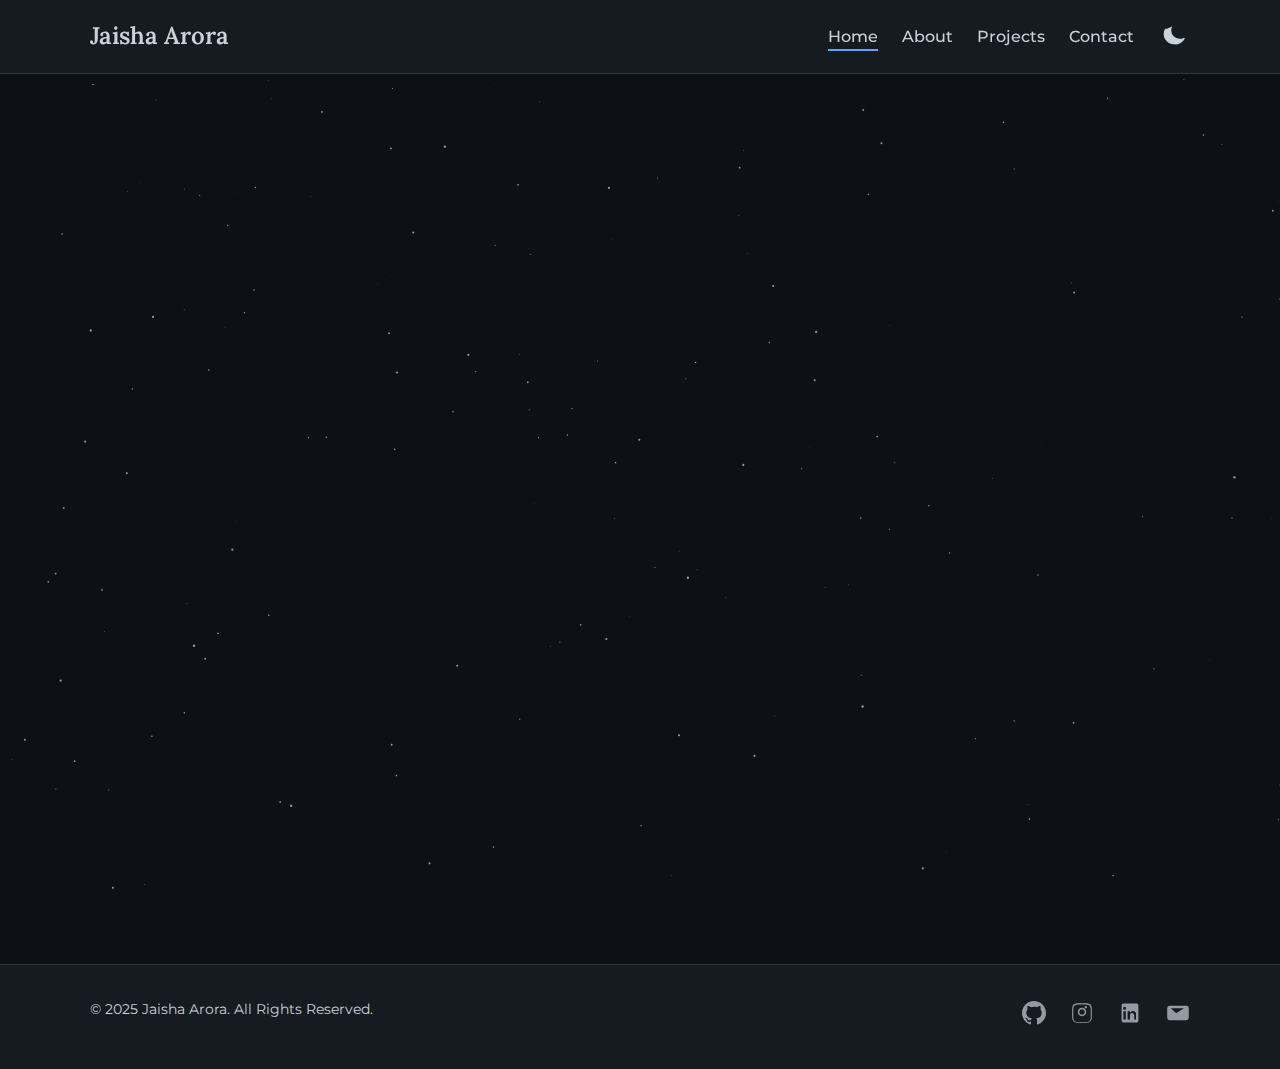
<file: index.html>
<!DOCTYPE html>
<html lang="en">
<head>
    <meta charset="UTF-8">
    <meta name="viewport" content="width=device-width, initial-scale=1.0">
    <title>Jaisha Arora - Portfolio</title>
    <link rel="stylesheet" href="style.css">
    <link rel="preconnect" href="https://fonts.googleapis.com">
    <link rel="preconnect" href="https://fonts.gstatic.com" crossorigin>
    <link href="https://fonts.googleapis.com/css2?family=Lora:wght@400;600&family=Montserrat:wght@400;500&display=swap" rel="stylesheet">
</head>
<body class="dark-mode">
    <canvas id="starfield"></canvas>

    <nav class="navbar">
        <div class="container nav-container">
            <a href="index.html" class="nav-logo">Jaisha Arora</a>
            <ul class="nav-menu">
                <li><a href="index.html" class="nav-link">Home</a></li>
                <li><a href="about.html" class="nav-link">About</a></li>
                <li><a href="projects.html" class="nav-link">Projects</a></li>
                <li><a href="contact.html" class="nav-link">Contact</a></li>
                <li>
                    <button id="theme-toggle" class="theme-toggle-btn" aria-label="Toggle theme">
                        <svg class="sun-icon" xmlns="http://www.w3.org/2000/svg" viewBox="0 0 24 24" fill="currentColor"><path d="M12 2.25a.75.75 0 01.75.75v2.25a.75.75 0 01-1.5 0V3a.75.75 0 01.75-.75zM7.5 12a4.5 4.5 0 119 0 4.5 4.5 0 01-9 0zM18.894 6.106a.75.75 0 010 1.06l-1.591 1.59a.75.75 0 11-1.06-1.06l1.59-1.59a.75.75 0 011.061 0zM21.75 12a.75.75 0 01-.75.75h-2.25a.75.75 0 010-1.5H21a.75.75 0 01.75.75zM17.803 17.803a.75.75 0 01-1.06 0l-1.59-1.591a.75.75 0 111.06-1.06l1.591 1.59a.75.75 0 010 1.06zM12 21a.75.75 0 01-.75.75v-2.25a.75.75 0 011.5 0V21A.75.75 0 0112 21zM5.197 17.803a.75.75 0 010-1.06l1.59-1.591a.75.75 0 011.061 1.06l-1.59 1.59a.75.75 0 01-1.06 0zM3 12a.75.75 0 01.75-.75h2.25a.75.75 0 010-1.5H3.75A.75.75 0 013 12zM6.106 5.197a.75.75 0 011.06 0l1.591 1.59a.75.75 0 01-1.06 1.06L6.106 6.257a.75.75 0 010-1.06z"/></svg>
                        <svg class="moon-icon" xmlns="http://www.w3.org/2000/svg" viewBox="0 0 24 24" fill="currentColor"><path fill-rule="evenodd" d="M9.528 1.718a.75.75 0 01.162.819A8.97 8.97 0 009 6a9 9 0 009 9 8.97 8.97 0 004.463-.948.75.75 0 01.819.162l.32.32a.75.75 0 01-.246 1.063A11.25 11.25 0 0112 21a11.25 11.25 0 01-9.94-16.593A.75.75 0 012.25 4.5l.32-.32a.75.75 0 011.063-.246l.32.32z" clip-rule="evenodd" /></svg>
                    </button>
                </li>
            </ul>
        </div>
    </nav>

    <header class="hero-section">
        <div class="container hero-container">
            <div class="hero-content">
                <h1 class="fade-in">Developer & <span id="typing-effect"></span></h1>
                <p class="fade-in">Exploring the world of web development, one project at a time.</p>
                <a href="projects.html" class="btn fade-in">Explore My Universe</a>
            </div>
        </div>
    </header>

    <script src="script.js"></script>
</body>
<footer class="site-footer">
    <div class="container">
        <div class="footer-content">
            <p>&copy; 2025 Jaisha Arora. All Rights Reserved.</p>
            <div class="footer-links">
                <a href="https://github.com/jaisha-arora5
" target="_blank" rel="noopener noreferrer" aria-label="GitHub Profile">
                    <svg xmlns="http://www.w3.org/2000/svg" viewBox="0 0 20 20" fill="currentColor"><path fill-rule="evenodd" d="M10 0C4.477 0 0 4.477 0 10c0 4.418 2.865 8.165 6.839 9.489.5.092.682-.218.682-.483 0-.237-.009-.868-.014-1.703-2.782.605-3.369-1.343-3.369-1.343-.454-1.158-1.11-1.466-1.11-1.466-.908-.62.069-.608.069-.608 1.003.07 1.531 1.032 1.531 1.032.892 1.53 2.341 1.088 2.91.832.092-.647.35-1.088.636-1.338-2.22-.253-4.555-1.113-4.555-4.951 0-1.093.39-1.988 1.031-2.688-.103-.253-.446-1.272.098-2.65 0 0 .84-.27 2.75 1.026A9.564 9.564 0 0110 4.844c.85.004 1.705.115 2.504.337 1.909-1.296 2.747-1.027 2.747-1.027.546 1.378.203 2.398.1 2.651.64.7 1.03 1.595 1.03 2.688 0 3.848-2.338 4.695-4.566 4.942.359.31.678.92.678 1.855 0 1.338-.012 2.419-.012 2.747 0 .268.18.58.688.482A10.001 10.001 0 0020 10c0-5.523-4.477-10-10-10z" clip-rule="evenodd" /></svg>
                </a>
                <a href="https://www.instagram.com/jaisha_553" target="_blank" rel="noopener noreferrer" aria-label="Instagram Profile">
    <svg xmlns="http://www.w3.org/2000/svg" viewBox="0 0 24 24" fill="currentColor">
      <path d="M12 2.163c3.204 0 3.584.012 4.85.07 3.252.148 4.771 1.691 4.919 4.919.058 1.265.069 1.645.069 4.85s-.012 3.584-.07 4.85c-.148 3.225-1.664 4.771-4.919 4.919-1.266.058-1.644.07-4.85.07s-3.584-.012-4.85-.07c-3.26-.149-4.771-1.699-4.919-4.92-.058-1.265-.07-1.644-.07-4.85s.012-3.584.07-4.85c.149-3.227 1.664-4.771 4.919-4.919C8.416 2.175 8.796 2.163 12 2.163zm0 1.441c-3.111 0-3.473.011-4.691.068-2.61.12-3.841 1.345-3.961 3.961-.057 1.218-.068 1.579-.068 4.691s.011 3.473.068 4.691c.12 2.61 1.35 3.841 3.961 3.961 1.218.057 1.579.068 4.691.068s3.473-.011 4.691-.068c2.61-.12 3.841-1.35 3.961-3.961.057 1.218.068 1.579.068-4.691s-.011-3.473-.068-4.691c-.12-2.61-1.35-3.841-3.961-3.961-1.218-.057-1.579-.068-4.691-.068zm0 3.192c-2.31 0-4.188 1.878-4.188 4.188s1.878 4.188 4.188 4.188 4.188-1.878 4.188-4.188-1.878-4.188-4.188-4.188zm0 6.936c-1.512 0-2.748-1.236-2.748-2.748s1.236-2.748 2.748-2.748 2.748 1.236 2.748 2.748-1.236 2.748-2.748 2.748zm4.908-7.512c0 .624-.504 1.128-1.128 1.128s-1.128-.504-1.128-1.128.504-1.128 1.128-1.128 1.128.504 1.128 1.128z"/>
    </svg>
</a>
                <a href="https://www.linkedin.com/in/jaisha-arora-8a5b6b348" target="_blank" rel="noopener noreferrer" aria-label="LinkedIn Profile">
                    <svg xmlns="http://www.w3.org/2000/svg" viewBox="0 0 20 20" fill="currentColor"><path d="M15.5 2h-11A1.5 1.5 0 003 3.5v13A1.5 1.5 0 004.5 18h11a1.5 1.5 0 001.5-1.5v-13A1.5 1.5 0 0015.5 2zM6.5 15.5h-2v-7h2v7zM5.5 7.25a1.25 1.25 0 110-2.5 1.25 1.25 0 010 2.5zM15.5 15.5h-2v-3.75a1.75 1.75 0 00-3.5 0V15.5h-2v-7h2V9.9a2.75 2.75 0 015 0V15.5z" /></svg>
                </a>
                <a href="mailto:jaishapersonal257@gmail.com" aria-label="Email Me">
                    <svg xmlns="http://www.w3.org/2000/svg" viewBox="0 0 20 20" fill="currentColor"><path d="M3 4a2 2 0 00-2 2v8a2 2 0 002 2h14a2 2 0 002-2V6a2 2 0 00-2-2H3zm12 2-6.5 4.25L4 6h11z" /></svg>
                </a>
            </div>
        </div>
    </div>
</footer>
</html>
</file>
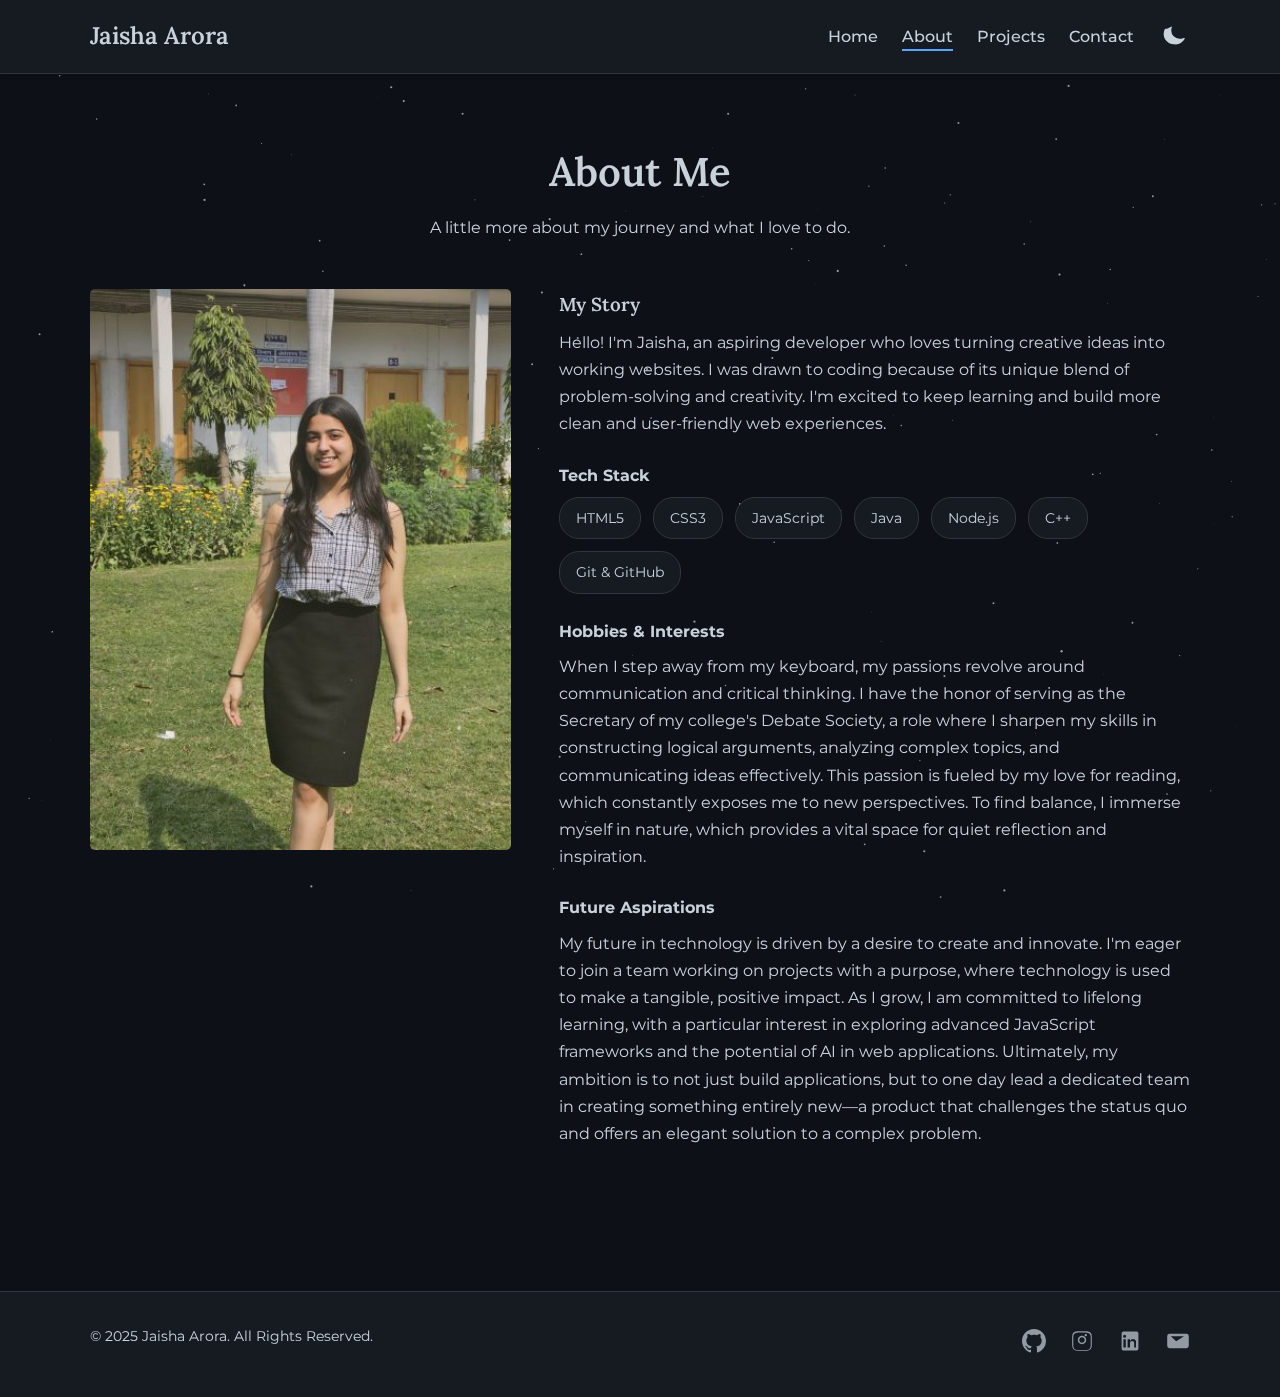
<file: about.html>
<!DOCTYPE html>
<html lang="en">
<head>
    <meta charset="UTF-8">
    <meta name="viewport" content="width=device-width, initial-scale=1.0">
    <title>About Me - Jaisha Arora</title>
    <link rel="stylesheet" href="style.css">
    <link rel="preconnect" href="https://fonts.googleapis.com">
    <link rel="preconnect" href="https://fonts.gstatic.com" crossorigin>
    <link href="https://fonts.googleapis.com/css2?family=Lora:wght@400;600&family=Montserrat:wght@400;500&display=swap" rel="stylesheet">
</head>
<body class="dark-mode">
    <canvas id="starfield"></canvas>

    <nav class="navbar">
        <div class="container nav-container">
            <a href="index.html" class="nav-logo">Jaisha Arora</a>
            <ul class="nav-menu">
                <li><a href="index.html" class="nav-link">Home</a></li>
                <li><a href="about.html" class="nav-link">About</a></li>
                <li><a href="projects.html" class="nav-link">Projects</a></li>
                <li><a href="contact.html" class="nav-link">Contact</a></li>
                <li>
                    <button id="theme-toggle" class="theme-toggle-btn" aria-label="Toggle theme">
                        <svg class="sun-icon" xmlns="http://www.w3.org/2000/svg" viewBox="0 0 24 24" fill="currentColor"><path d="M12 2.25a.75.75 0 01.75.75v2.25a.75.75 0 01-1.5 0V3a.75.75 0 01.75-.75zM7.5 12a4.5 4.5 0 119 0 4.5 4.5 0 01-9 0zM18.894 6.106a.75.75 0 010 1.06l-1.591 1.59a.75.75 0 11-1.06-1.06l1.59-1.59a.75.75 0 011.061 0zM21.75 12a.75.75 0 01-.75.75h-2.25a.75.75 0 010-1.5H21a.75.75 0 01.75.75zM17.803 17.803a.75.75 0 01-1.06 0l-1.59-1.591a.75.75 0 111.06-1.06l1.591 1.59a.75.75 0 010 1.06zM12 21a.75.75 0 01-.75.75v-2.25a.75.75 0 011.5 0V21A.75.75 0 0112 21zM5.197 17.803a.75.75 0 010-1.06l1.59-1.591a.75.75 0 011.061 1.06l-1.59 1.59a.75.75 0 01-1.06 0zM3 12a.75.75 0 01.75-.75h2.25a.75.75 0 010-1.5H3.75A.75.75 0 013 12zM6.106 5.197a.75.75 0 011.06 0l1.591 1.59a.75.75 0 01-1.06 1.06L6.106 6.257a.75.75 0 010-1.06z"/></svg>
                        <svg class="moon-icon" xmlns="http://www.w3.org/2000/svg" viewBox="0 0 24 24" fill="currentColor"><path fill-rule="evenodd" d="M9.528 1.718a.75.75 0 01.162.819A8.97 8.97 0 009 6a9 9 0 009 9 8.97 8.97 0 004.463-.948.75.75 0 01.819.162l.32.32a.75.75 0 01-.246 1.063A11.25 11.25 0 0112 21a11.25 11.25 0 01-9.94-16.593A.75.75 0 012.25 4.5l.32-.32a.75.75 0 011.063-.246l.32.32z" clip-rule="evenodd" /></svg>
                    </button>
                </li>
            </ul>
        </div>
    </nav>

    <main class="main-content">
        <div class="container">
            <div class="page-header">
                <h2>About Me</h2>
                <p>A little more about my journey and what I love to do.</p>
            </div>
            
            <div class="about-layout">
                <div class="about-image">
                    <img src="images/my-photo.jpg" >
                </div>
                <div class="about-text">
                    <h3>My Story</h3>
                    <p>Hello! I'm Jaisha, an aspiring developer who loves turning creative ideas into working websites. I was drawn to coding because of its unique blend of problem-solving and creativity. I'm excited to keep learning and build more clean and user-friendly web experiences.</p>
                    
                    <h4>Tech Stack</h4>
                    <div class="tech-grid">
                        <div class="tech-item">HTML5</div>
                        <div class="tech-item">CSS3</div>
                        <div class="tech-item">JavaScript</div>
                        <div class="tech-item">Java</div>
                        <div class="tech-item">Node.js</div>
                        <div class="tech-item">C++</div>
                        <div class="tech-item">Git & GitHub</div>
                    </div>

                    <h4>Hobbies & Interests</h4>
                    <p>When I step away from my keyboard, my passions revolve around communication and critical thinking. I have the honor of serving as the Secretary of my college's Debate Society, a role where I sharpen my skills in constructing logical arguments, analyzing complex topics, and communicating ideas effectively. This passion is fueled by my love for reading, which constantly exposes me to new perspectives. To find balance, I immerse myself in nature, which provides a vital space for quiet reflection and inspiration.</p>

                    <h4>Future Aspirations</h4>
                    <p>My future in technology is driven by a desire to create and innovate. I'm eager to join a team working on projects with a purpose, where technology is used to make a tangible, positive impact. As I grow, I am committed to lifelong learning, with a particular interest in exploring advanced JavaScript frameworks and the potential of AI in web applications. Ultimately, my ambition is to not just build applications, but to one day lead a dedicated team in creating something entirely new—a product that challenges the status quo and offers an elegant solution to a complex problem.</p>
                </div>
            </div>
        </div>
    </main>

    <script src="script.js"></script>
</body>
<footer class="site-footer">
    <div class="container">
        <div class="footer-content">
            <p>&copy; 2025 Jaisha Arora. All Rights Reserved.</p>
            <div class="footer-links">
                <a href="https://github.com/jaisha-arora5
" target="_blank" rel="noopener noreferrer" aria-label="GitHub Profile">
                    <svg xmlns="http://www.w3.org/2000/svg" viewBox="0 0 20 20" fill="currentColor"><path fill-rule="evenodd" d="M10 0C4.477 0 0 4.477 0 10c0 4.418 2.865 8.165 6.839 9.489.5.092.682-.218.682-.483 0-.237-.009-.868-.014-1.703-2.782.605-3.369-1.343-3.369-1.343-.454-1.158-1.11-1.466-1.11-1.466-.908-.62.069-.608.069-.608 1.003.07 1.531 1.032 1.531 1.032.892 1.53 2.341 1.088 2.91.832.092-.647.35-1.088.636-1.338-2.22-.253-4.555-1.113-4.555-4.951 0-1.093.39-1.988 1.031-2.688-.103-.253-.446-1.272.098-2.65 0 0 .84-.27 2.75 1.026A9.564 9.564 0 0110 4.844c.85.004 1.705.115 2.504.337 1.909-1.296 2.747-1.027 2.747-1.027.546 1.378.203 2.398.1 2.651.64.7 1.03 1.595 1.03 2.688 0 3.848-2.338 4.695-4.566 4.942.359.31.678.92.678 1.855 0 1.338-.012 2.419-.012 2.747 0 .268.18.58.688.482A10.001 10.001 0 0020 10c0-5.523-4.477-10-10-10z" clip-rule="evenodd" /></svg>
                </a>
                <a href="https://www.instagram.com/jaisha_553" target="_blank" rel="noopener noreferrer" aria-label="Instagram Profile">
    <svg xmlns="http://www.w3.org/2000/svg" viewBox="0 0 24 24" fill="currentColor">
      <path d="M12 2.163c3.204 0 3.584.012 4.85.07 3.252.148 4.771 1.691 4.919 4.919.058 1.265.069 1.645.069 4.85s-.012 3.584-.07 4.85c-.148 3.225-1.664 4.771-4.919 4.919-1.266.058-1.644.07-4.85.07s-3.584-.012-4.85-.07c-3.26-.149-4.771-1.699-4.919-4.92-.058-1.265-.07-1.644-.07-4.85s.012-3.584.07-4.85c.149-3.227 1.664-4.771 4.919-4.919C8.416 2.175 8.796 2.163 12 2.163zm0 1.441c-3.111 0-3.473.011-4.691.068-2.61.12-3.841 1.345-3.961 3.961-.057 1.218-.068 1.579-.068 4.691s.011 3.473.068 4.691c.12 2.61 1.35 3.841 3.961 3.961 1.218.057 1.579.068 4.691.068s3.473-.011 4.691-.068c2.61-.12 3.841-1.35 3.961-3.961.057 1.218.068 1.579.068-4.691s-.011-3.473-.068-4.691c-.12-2.61-1.35-3.841-3.961-3.961-1.218-.057-1.579-.068-4.691-.068zm0 3.192c-2.31 0-4.188 1.878-4.188 4.188s1.878 4.188 4.188 4.188 4.188-1.878 4.188-4.188-1.878-4.188-4.188-4.188zm0 6.936c-1.512 0-2.748-1.236-2.748-2.748s1.236-2.748 2.748-2.748 2.748 1.236 2.748 2.748-1.236 2.748-2.748 2.748zm4.908-7.512c0 .624-.504 1.128-1.128 1.128s-1.128-.504-1.128-1.128.504-1.128 1.128-1.128 1.128.504 1.128 1.128z"/>
    </svg>
</a>
                <a href="https://www.linkedin.com/in/jaisha-arora-8a5b6b348" target="_blank" rel="noopener noreferrer" aria-label="LinkedIn Profile">
                    <svg xmlns="http://www.w3.org/2000/svg" viewBox="0 0 20 20" fill="currentColor"><path d="M15.5 2h-11A1.5 1.5 0 003 3.5v13A1.5 1.5 0 004.5 18h11a1.5 1.5 0 001.5-1.5v-13A1.5 1.5 0 0015.5 2zM6.5 15.5h-2v-7h2v7zM5.5 7.25a1.25 1.25 0 110-2.5 1.25 1.25 0 010 2.5zM15.5 15.5h-2v-3.75a1.75 1.75 0 00-3.5 0V15.5h-2v-7h2V9.9a2.75 2.75 0 015 0V15.5z" /></svg>
                </a>
                <a href="mailto:jaishapersonal257@gmail.com" aria-label="Email Me">
                    <svg xmlns="http://www.w3.org/2000/svg" viewBox="0 0 20 20" fill="currentColor"><path d="M3 4a2 2 0 00-2 2v8a2 2 0 002 2h14a2 2 0 002-2V6a2 2 0 00-2-2H3zm12 2-6.5 4.25L4 6h11z" /></svg>
                </a>
            </div>
        </div>
    </div>
</footer>
</html>
</file>
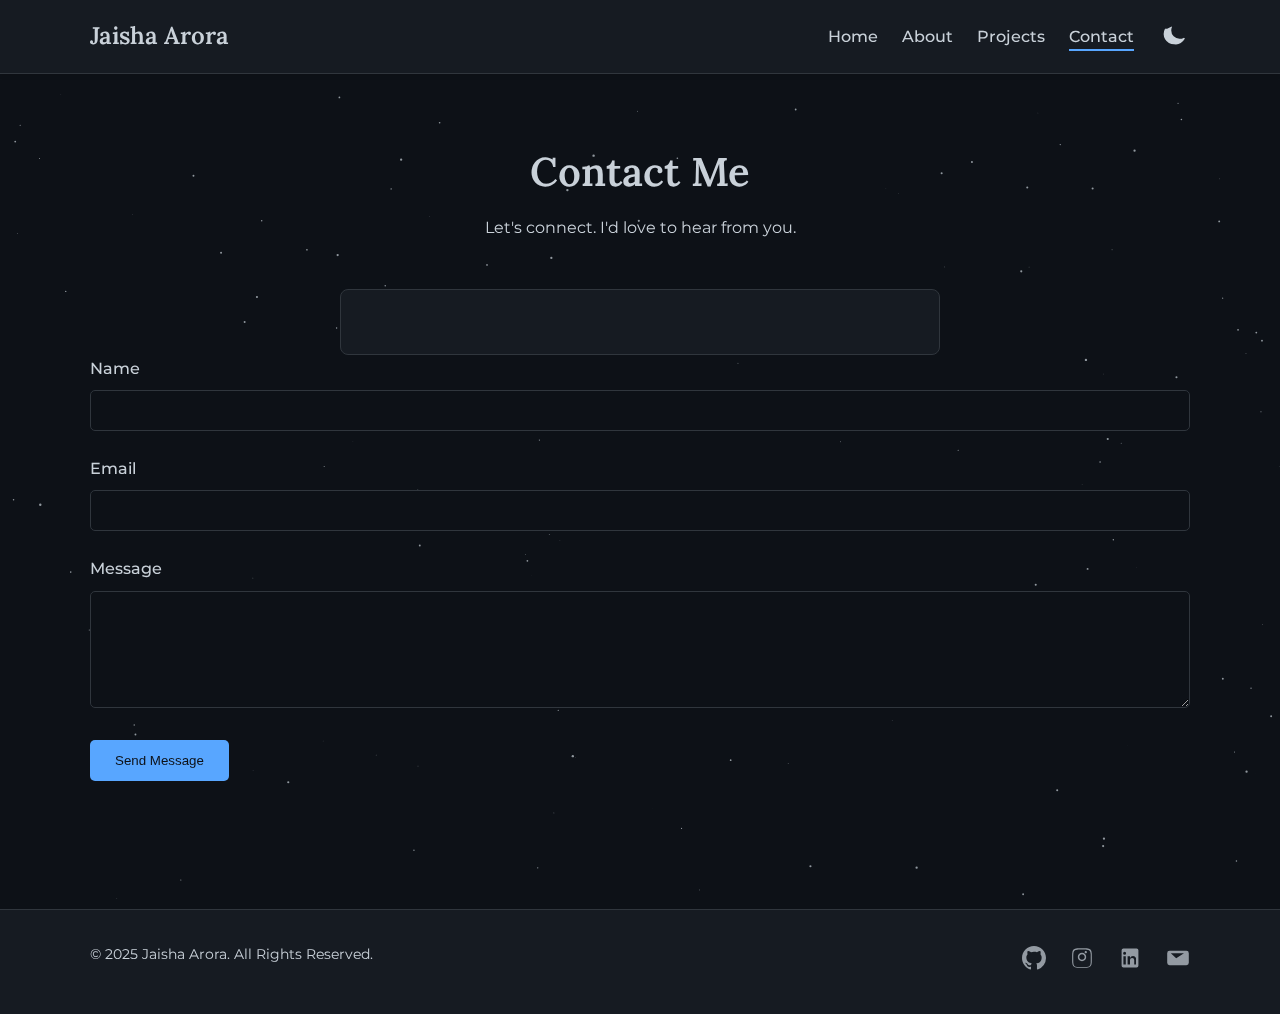
<file: contact.html>
<!DOCTYPE html>
<html lang="en">
<head>
    <meta charset="UTF-8">
    <meta name="viewport" content="width=device-width, initial-scale=1.0">
    <title>Contact - Jaisha Arora</title>
    <link rel="stylesheet" href="style.css">
    <link rel="preconnect" href="https://fonts.googleapis.com">
    <link rel="preconnect" href="https://fonts.gstatic.com" crossorigin>
    <link href="https://fonts.googleapis.com/css2?family=Lora:wght@400;600&family=Montserrat:wght@400;500&display=swap" rel="stylesheet">
</head>
<body class="dark-mode">
    <canvas id="starfield"></canvas>

    <nav class="navbar">
        <div class="container nav-container">
            <a href="index.html" class="nav-logo">Jaisha Arora</a>
            <ul class="nav-menu">
                <li><a href="index.html" class="nav-link">Home</a></li>
                <li><a href="about.html" class="nav-link">About</a></li>
                <li><a href="projects.html" class="nav-link">Projects</a></li>
                <li><a href="contact.html" class="nav-link">Contact</a></li>
                <li>
                    <button id="theme-toggle" class="theme-toggle-btn" aria-label="Toggle theme">
                        <svg class="sun-icon" xmlns="http://www.w3.org/2000/svg" viewBox="0 0 24 24" fill="currentColor"><path d="M12 2.25a.75.75 0 01.75.75v2.25a.75.75 0 01-1.5 0V3a.75.75 0 01.75-.75zM7.5 12a4.5 4.5 0 119 0 4.5 4.5 0 01-9 0zM18.894 6.106a.75.75 0 010 1.06l-1.591 1.59a.75.75 0 11-1.06-1.06l1.59-1.59a.75.75 0 011.061 0zM21.75 12a.75.75 0 01-.75.75h-2.25a.75.75 0 010-1.5H21a.75.75 0 01.75.75zM17.803 17.803a.75.75 0 01-1.06 0l-1.59-1.591a.75.75 0 111.06-1.06l1.591 1.59a.75.75 0 010 1.06zM12 21a.75.75 0 01-.75.75v-2.25a.75.75 0 011.5 0V21A.75.75 0 0112 21zM5.197 17.803a.75.75 0 010-1.06l1.59-1.591a.75.75 0 011.061 1.06l-1.59 1.59a.75.75 0 01-1.06 0zM3 12a.75.75 0 01.75-.75h2.25a.75.75 0 010-1.5H3.75A.75.75 0 013 12zM6.106 5.197a.75.75 0 011.06 0l1.591 1.59a.75.75 0 01-1.06 1.06L6.106 6.257a.75.75 0 010-1.06z"/></svg>
                        <svg class="moon-icon" xmlns="http://www.w3.org/2000/svg" viewBox="0 0 24 24" fill="currentColor"><path fill-rule="evenodd" d="M9.528 1.718a.75.75 0 01.162.819A8.97 8.97 0 009 6a9 9 0 009 9 8.97 8.97 0 004.463-.948.75.75 0 01.819.162l.32.32a.75.75 0 01-.246 1.063A11.25 11.25 0 0112 21a11.25 11.25 0 01-9.94-16.593A.75.75 0 012.25 4.5l.32-.32a.75.75 0 011.063-.246l.32.32z" clip-rule="evenodd" /></svg>
                    </button>
                </li>
            </ul>
        </div>
    </nav>

    <main class="main-content">
        <div class="container">
            <div class="page-header">
                <h2>Contact Me</h2>
                <p>Let's connect. I'd love to hear from you.</p>
            </div>
            
            <form class="contact-form" name="contact" data-netlify="true"></form>
                <div class="form-group">
                    <label for="name">Name</label>
                    <input type="text" id="name" name="name" required>
                </div>
                <div class="form-group">
                    <label for="email">Email</label>
                    <input type="email" id="email" name="email" required>
                </div>
                <div class="form-group">
                    <label for="message">Message</label>
                    <textarea id="message" name="message" rows="5" required></textarea>
                </div>
                <button type="submit" class="btn">Send Message</button>
            </form>
        </div>
    </main>

    <script src="script.js"></script>
</body>

<footer class="site-footer">
    <div class="container">
        <div class="footer-content">
            <p>&copy; 2025 Jaisha Arora. All Rights Reserved.</p>
            <div class="footer-links">
                <a href="https://github.com/jaisha-arora5
" target="_blank" rel="noopener noreferrer" aria-label="GitHub Profile">
                    <svg xmlns="http://www.w3.org/2000/svg" viewBox="0 0 20 20" fill="currentColor"><path fill-rule="evenodd" d="M10 0C4.477 0 0 4.477 0 10c0 4.418 2.865 8.165 6.839 9.489.5.092.682-.218.682-.483 0-.237-.009-.868-.014-1.703-2.782.605-3.369-1.343-3.369-1.343-.454-1.158-1.11-1.466-1.11-1.466-.908-.62.069-.608.069-.608 1.003.07 1.531 1.032 1.531 1.032.892 1.53 2.341 1.088 2.91.832.092-.647.35-1.088.636-1.338-2.22-.253-4.555-1.113-4.555-4.951 0-1.093.39-1.988 1.031-2.688-.103-.253-.446-1.272.098-2.65 0 0 .84-.27 2.75 1.026A9.564 9.564 0 0110 4.844c.85.004 1.705.115 2.504.337 1.909-1.296 2.747-1.027 2.747-1.027.546 1.378.203 2.398.1 2.651.64.7 1.03 1.595 1.03 2.688 0 3.848-2.338 4.695-4.566 4.942.359.31.678.92.678 1.855 0 1.338-.012 2.419-.012 2.747 0 .268.18.58.688.482A10.001 10.001 0 0020 10c0-5.523-4.477-10-10-10z" clip-rule="evenodd" /></svg>
                </a>
                <a href="https://www.instagram.com/jaisha_553" target="_blank" rel="noopener noreferrer" aria-label="Instagram Profile">
    <svg xmlns="http://www.w3.org/2000/svg" viewBox="0 0 24 24" fill="currentColor">
      <path d="M12 2.163c3.204 0 3.584.012 4.85.07 3.252.148 4.771 1.691 4.919 4.919.058 1.265.069 1.645.069 4.85s-.012 3.584-.07 4.85c-.148 3.225-1.664 4.771-4.919 4.919-1.266.058-1.644.07-4.85.07s-3.584-.012-4.85-.07c-3.26-.149-4.771-1.699-4.919-4.92-.058-1.265-.07-1.644-.07-4.85s.012-3.584.07-4.85c.149-3.227 1.664-4.771 4.919-4.919C8.416 2.175 8.796 2.163 12 2.163zm0 1.441c-3.111 0-3.473.011-4.691.068-2.61.12-3.841 1.345-3.961 3.961-.057 1.218-.068 1.579-.068 4.691s.011 3.473.068 4.691c.12 2.61 1.35 3.841 3.961 3.961 1.218.057 1.579.068 4.691.068s3.473-.011 4.691-.068c2.61-.12 3.841-1.35 3.961-3.961.057 1.218.068 1.579.068-4.691s-.011-3.473-.068-4.691c-.12-2.61-1.35-3.841-3.961-3.961-1.218-.057-1.579-.068-4.691-.068zm0 3.192c-2.31 0-4.188 1.878-4.188 4.188s1.878 4.188 4.188 4.188 4.188-1.878 4.188-4.188-1.878-4.188-4.188-4.188zm0 6.936c-1.512 0-2.748-1.236-2.748-2.748s1.236-2.748 2.748-2.748 2.748 1.236 2.748 2.748-1.236 2.748-2.748 2.748zm4.908-7.512c0 .624-.504 1.128-1.128 1.128s-1.128-.504-1.128-1.128.504-1.128 1.128-1.128 1.128.504 1.128 1.128z"/>
    </svg>
</a>
                <a href="https://www.linkedin.com/in/jaisha-arora-8a5b6b348" target="_blank" rel="noopener noreferrer" aria-label="LinkedIn Profile">
                    <svg xmlns="http://www.w3.org/2000/svg" viewBox="0 0 20 20" fill="currentColor"><path d="M15.5 2h-11A1.5 1.5 0 003 3.5v13A1.5 1.5 0 004.5 18h11a1.5 1.5 0 001.5-1.5v-13A1.5 1.5 0 0015.5 2zM6.5 15.5h-2v-7h2v7zM5.5 7.25a1.25 1.25 0 110-2.5 1.25 1.25 0 010 2.5zM15.5 15.5h-2v-3.75a1.75 1.75 0 00-3.5 0V15.5h-2v-7h2V9.9a2.75 2.75 0 015 0V15.5z" /></svg>
                </a>
                <a href="mailto:jaishapersonal257@gmail.com" aria-label="Email Me">
                    <svg xmlns="http://www.w3.org/2000/svg" viewBox="0 0 20 20" fill="currentColor"><path d="M3 4a2 2 0 00-2 2v8a2 2 0 002 2h14a2 2 0 002-2V6a2 2 0 00-2-2H3zm12 2-6.5 4.25L4 6h11z" /></svg>
                </a>
            </div>
        </div>
    </div>
</footer>
</html>
</file>
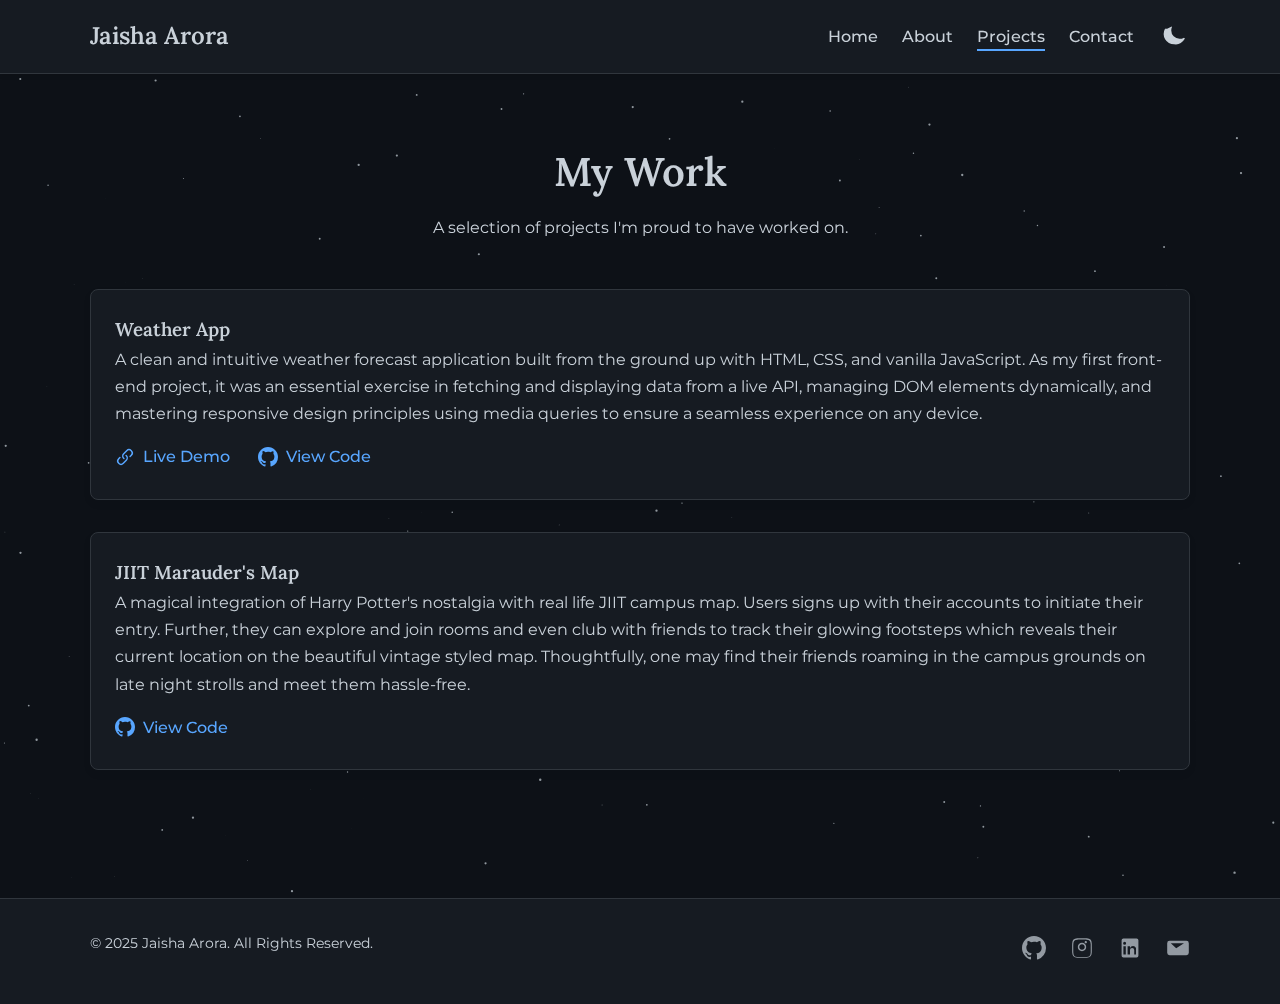
<file: projects.html>
<!DOCTYPE html>
<html lang="en">
<head>
    <meta charset="UTF-8">
    <meta name="viewport" content="width=device-width, initial-scale=1.0">
    <title>Projects - Jaisha Arora</title>
    <link rel="stylesheet" href="style.css">
    <link rel="preconnect" href="https://fonts.googleapis.com">
    <link rel="preconnect" href="https://fonts.gstatic.com" crossorigin>
    <link href="https://fonts.googleapis.com/css2?family=Lora:wght@400;600&family=Montserrat:wght@400;500&display=swap" rel="stylesheet">
</head>
<body class="dark-mode">
    <canvas id="starfield"></canvas>

    <nav class="navbar">
        <div class="container nav-container">
            <a href="index.html" class="nav-logo">Jaisha Arora</a>
            <ul class="nav-menu">
                <li><a href="index.html" class="nav-link">Home</a></li>
                <li><a href="about.html" class="nav-link">About</a></li>
                <li><a href="projects.html" class="nav-link">Projects</a></li>
                <li><a href="contact.html" class="nav-link">Contact</a></li>
                <li>
                    <button id="theme-toggle" class="theme-toggle-btn" aria-label="Toggle theme">
                        <svg class="sun-icon" xmlns="http://www.w3.org/2000/svg" viewBox="0 0 24 24" fill="currentColor"><path d="M12 2.25a.75.75 0 01.75.75v2.25a.75.75 0 01-1.5 0V3a.75.75 0 01.75-.75zM7.5 12a4.5 4.5 0 119 0 4.5 4.5 0 01-9 0zM18.894 6.106a.75.75 0 010 1.06l-1.591 1.59a.75.75 0 11-1.06-1.06l1.59-1.59a.75.75 0 011.061 0zM21.75 12a.75.75 0 01-.75.75h-2.25a.75.75 0 010-1.5H21a.75.75 0 01.75.75zM17.803 17.803a.75.75 0 01-1.06 0l-1.59-1.591a.75.75 0 111.06-1.06l1.591 1.59a.75.75 0 010 1.06zM12 21a.75.75 0 01-.75.75v-2.25a.75.75 0 011.5 0V21A.75.75 0 0112 21zM5.197 17.803a.75.75 0 010-1.06l1.59-1.591a.75.75 0 011.061 1.06l-1.59 1.59a.75.75 0 01-1.06 0zM3 12a.75.75 0 01.75-.75h2.25a.75.75 0 010-1.5H3.75A.75.75 0 013 12zM6.106 5.197a.75.75 0 011.06 0l1.591 1.59a.75.75 0 01-1.06 1.06L6.106 6.257a.75.75 0 010-1.06z"/></svg>
                        <svg class="moon-icon" xmlns="http://www.w3.org/2000/svg" viewBox="0 0 24 24" fill="currentColor"><path fill-rule="evenodd" d="M9.528 1.718a.75.75 0 01.162.819A8.97 8.97 0 009 6a9 9 0 009 9 8.97 8.97 0 004.463-.948.75.75 0 01.819.162l.32.32a.75.75 0 01-.246 1.063A11.25 11.25 0 0112 21a11.25 11.25 0 01-9.94-16.593A.75.75 0 012.25 4.5l.32-.32a.75.75 0 011.063-.246l.32.32z" clip-rule="evenodd" /></svg>
                    </button>
                </li>
            </ul>
        </div>
    </nav>

    <main class="main-content">
        <div class="container">
            <div class="page-header">
                <h2>My Work</h2>
                <p>A selection of projects I'm proud to have worked on.</p>
            </div>

            <div class="project-grid">
                <div class="project-card">
                    <div class="project-info">
                        <h3>Weather App</h3>
                        <p>A clean and intuitive weather forecast application built from the ground up with HTML, CSS, and vanilla JavaScript. As my first front-end project, it was an essential exercise in fetching and displaying data from a live API, managing DOM elements dynamically, and mastering responsive design principles using media queries to ensure a seamless experience on any device.</p>
                        <div class="project-links">
                             <a href="https://mausome.netlify.app/" class="icon-link">
                               <svg xmlns="http://www.w3.org/2000/svg" viewBox="0 0 20 20" fill="currentColor"><path d="M12.232 4.232a2.5 2.5 0 013.536 3.536l-1.225 1.224a.75.75 0 001.061 1.06l1.224-1.224a4 4 0 00-5.656-5.656l-3 3a4 4 0 00.225 5.865.75.75 0 00.977-1.138 2.5 2.5 0 01-.142-3.667l3-3z" /><path d="M11.603 7.963a.75.75 0 00-.977 1.138 2.5 2.5 0 01.142 3.667l-3 3a2.5 2.5 0 01-3.536-3.536l1.225-1.224a.75.75 0 00-1.061-1.06l-1.224 1.224a4 4 0 005.656 5.656l3-3a4 4 0 00-.225-5.865z" /></svg>
                                Live Demo
                            </a>
                            <a href="https://github.com/jaisha-arora5/weather-app.git" class="icon-link">
                                <svg xmlns="http://www.w3.org/2000/svg" viewBox="0 0 20 20" fill="currentColor"><path fill-rule="evenodd" d="M10 0C4.477 0 0 4.477 0 10c0 4.418 2.865 8.165 6.839 9.489.5.092.682-.218.682-.483 0-.237-.009-.868-.014-1.703-2.782.605-3.369-1.343-3.369-1.343-.454-1.158-1.11-1.466-1.11-1.466-.908-.62.069-.608.069-.608 1.003.07 1.531 1.032 1.531 1.032.892 1.53 2.341 1.088 2.91.832.092-.647.35-1.088.636-1.338-2.22-.253-4.555-1.113-4.555-4.951 0-1.093.39-1.988 1.031-2.688-.103-.253-.446-1.272.098-2.65 0 0 .84-.27 2.75 1.026A9.564 9.564 0 0110 4.844c.85.004 1.705.115 2.504.337 1.909-1.296 2.747-1.027 2.747-1.027.546 1.378.203 2.398.1 2.651.64.7 1.03 1.595 1.03 2.688 0 3.848-2.338 4.695-4.566 4.942.359.31.678.92.678 1.855 0 1.338-.012 2.419-.012 2.747 0 .268.18.58.688.482A10.001 10.001 0 0020 10c0-5.523-4.477-10-10-10z" clip-rule="evenodd" /></svg>
                                View Code
                            </a>
                        </div>
                    </div>
                </div>
                <div class="project-card">
                    <div class="project-info">
                        <h3>JIIT Marauder's Map</h3>
                        <p>A magical integration of Harry Potter's nostalgia with real life JIIT campus map. Users signs up with their accounts to initiate their entry. Further, they can explore and join rooms and even club with friends to track their glowing footsteps which reveals their current location on the beautiful vintage styled map. Thoughtfully, one may find their friends roaming in the campus grounds on late night strolls and meet them hassle-free.</p>
                        <!-- <div class="project-links">
                            <a href="#" class="icon-link">
                               <svg xmlns="http://www.w3.org/2000/svg" viewBox="0 0 20 20" fill="currentColor"><path d="M12.232 4.232a2.5 2.5 0 013.536 3.536l-1.225 1.224a.75.75 0 001.061 1.06l1.224-1.224a4 4 0 00-5.656-5.656l-3 3a4 4 0 00.225 5.865.75.75 0 00.977-1.138 2.5 2.5 0 01-.142-3.667l3-3z" /><path d="M11.603 7.963a.75.75 0 00-.977 1.138 2.5 2.5 0 01.142 3.667l-3 3a2.5 2.5 0 01-3.536-3.536l1.225-1.224a.75.75 0 00-1.061-1.06l-1.224 1.224a4 4 0 005.656 5.656l3-3a4 4 0 00-.225-5.865z" /></svg>
                                Live Demo
                            </a>-->
                            <a href="https://github.com/jaisha-arora5/hackathon.git" class="icon-link">
                                <svg xmlns="http://www.w3.org/2000/svg" viewBox="0 0 20 20" fill="currentColor"><path fill-rule="evenodd" d="M10 0C4.477 0 0 4.477 0 10c0 4.418 2.865 8.165 6.839 9.489.5.092.682-.218.682-.483 0-.237-.009-.868-.014-1.703-2.782.605-3.369-1.343-3.369-1.343-.454-1.158-1.11-1.466-1.11-1.466-.908-.62.069-.608.069-.608 1.003.07 1.531 1.032 1.531 1.032.892 1.53 2.341 1.088 2.91.832.092-.647.35-1.088.636-1.338-2.22-.253-4.555-1.113-4.555-4.951 0-1.093.39-1.988 1.031-2.688-.103-.253-.446-1.272.098-2.65 0 0 .84-.27 2.75 1.026A9.564 9.564 0 0110 4.844c.85.004 1.705.115 2.504.337 1.909-1.296 2.747-1.027 2.747-1.027.546 1.378.203 2.398.1 2.651.64.7 1.03 1.595 1.03 2.688 0 3.848-2.338 4.695-4.566 4.942.359.31.678.92.678 1.855 0 1.338-.012 2.419-.012 2.747 0 .268.18.58.688.482A10.001 10.001 0 0020 10c0-5.523-4.477-10-10-10z" clip-rule="evenodd" /></svg>
                                View Code
                            </a>
                        </div> 
                    </div>
                </div>
            </div>

            

        </div>
    </main>
    
    <script src="script.js"></script>
</body>
<footer class="site-footer">
    <div class="container">
        <div class="footer-content">
            <p>&copy; 2025 Jaisha Arora. All Rights Reserved.</p>
            <div class="footer-links">
                <a href="https://github.com/jaisha-arora5
" target="_blank" rel="noopener noreferrer" aria-label="GitHub Profile">
                    <svg xmlns="http://www.w3.org/2000/svg" viewBox="0 0 20 20" fill="currentColor"><path fill-rule="evenodd" d="M10 0C4.477 0 0 4.477 0 10c0 4.418 2.865 8.165 6.839 9.489.5.092.682-.218.682-.483 0-.237-.009-.868-.014-1.703-2.782.605-3.369-1.343-3.369-1.343-.454-1.158-1.11-1.466-1.11-1.466-.908-.62.069-.608.069-.608 1.003.07 1.531 1.032 1.531 1.032.892 1.53 2.341 1.088 2.91.832.092-.647.35-1.088.636-1.338-2.22-.253-4.555-1.113-4.555-4.951 0-1.093.39-1.988 1.031-2.688-.103-.253-.446-1.272.098-2.65 0 0 .84-.27 2.75 1.026A9.564 9.564 0 0110 4.844c.85.004 1.705.115 2.504.337 1.909-1.296 2.747-1.027 2.747-1.027.546 1.378.203 2.398.1 2.651.64.7 1.03 1.595 1.03 2.688 0 3.848-2.338 4.695-4.566 4.942.359.31.678.92.678 1.855 0 1.338-.012 2.419-.012 2.747 0 .268.18.58.688.482A10.001 10.001 0 0020 10c0-5.523-4.477-10-10-10z" clip-rule="evenodd" /></svg>
                </a>
                <a href="https://www.instagram.com/jaisha_553" target="_blank" rel="noopener noreferrer" aria-label="Instagram Profile">
    <svg xmlns="http://www.w3.org/2000/svg" viewBox="0 0 24 24" fill="currentColor">
      <path d="M12 2.163c3.204 0 3.584.012 4.85.07 3.252.148 4.771 1.691 4.919 4.919.058 1.265.069 1.645.069 4.85s-.012 3.584-.07 4.85c-.148 3.225-1.664 4.771-4.919 4.919-1.266.058-1.644.07-4.85.07s-3.584-.012-4.85-.07c-3.26-.149-4.771-1.699-4.919-4.92-.058-1.265-.07-1.644-.07-4.85s.012-3.584.07-4.85c.149-3.227 1.664-4.771 4.919-4.919C8.416 2.175 8.796 2.163 12 2.163zm0 1.441c-3.111 0-3.473.011-4.691.068-2.61.12-3.841 1.345-3.961 3.961-.057 1.218-.068 1.579-.068 4.691s.011 3.473.068 4.691c.12 2.61 1.35 3.841 3.961 3.961 1.218.057 1.579.068 4.691.068s3.473-.011 4.691-.068c2.61-.12 3.841-1.35 3.961-3.961.057 1.218.068 1.579.068-4.691s-.011-3.473-.068-4.691c-.12-2.61-1.35-3.841-3.961-3.961-1.218-.057-1.579-.068-4.691-.068zm0 3.192c-2.31 0-4.188 1.878-4.188 4.188s1.878 4.188 4.188 4.188 4.188-1.878 4.188-4.188-1.878-4.188-4.188-4.188zm0 6.936c-1.512 0-2.748-1.236-2.748-2.748s1.236-2.748 2.748-2.748 2.748 1.236 2.748 2.748-1.236 2.748-2.748 2.748zm4.908-7.512c0 .624-.504 1.128-1.128 1.128s-1.128-.504-1.128-1.128.504-1.128 1.128-1.128 1.128.504 1.128 1.128z"/>
    </svg>
</a>
                <a href="https://www.linkedin.com/in/jaisha-arora-8a5b6b348" target="_blank" rel="noopener noreferrer" aria-label="LinkedIn Profile">
                    <svg xmlns="http://www.w3.org/2000/svg" viewBox="0 0 20 20" fill="currentColor"><path d="M15.5 2h-11A1.5 1.5 0 003 3.5v13A1.5 1.5 0 004.5 18h11a1.5 1.5 0 001.5-1.5v-13A1.5 1.5 0 0015.5 2zM6.5 15.5h-2v-7h2v7zM5.5 7.25a1.25 1.25 0 110-2.5 1.25 1.25 0 010 2.5zM15.5 15.5h-2v-3.75a1.75 1.75 0 00-3.5 0V15.5h-2v-7h2V9.9a2.75 2.75 0 015 0V15.5z" /></svg>
                </a>
                <a href="mailto:jaishapersonal257@gmail.com" aria-label="Email Me">
                    <svg xmlns="http://www.w3.org/2000/svg" viewBox="0 0 20 20" fill="currentColor"><path d="M3 4a2 2 0 00-2 2v8a2 2 0 002 2h14a2 2 0 002-2V6a2 2 0 00-2-2H3zm12 2-6.5 4.25L4 6h11z" /></svg>
                </a>
            </div>
        </div>
    </div>
</footer>
</html>
</file>
<file: style.css>
/* --- THEME VARIABLES --- */
:root {
    /* Light Mode (Daylight) */
    --bg-color: #FAF8F5;
    --text-color: #333333;
    --card-bg: #FFFFFF;
    --border-color: #EAEAEA;
    --accent-color: #B07B6A;
    --accent-hover: #946351;
    --glow-color: rgba(176, 123, 106, 0.4);
    
    --heading-font: 'Lora', serif;
    --body-font: 'Montserrat', sans-serif;
}

body.dark-mode {
    /* Dark Mode (Starlight) */
    --bg-color: #0D1117;
    --text-color: #C9D1D9;
    --card-bg: #161B22;
    --border-color: #30363D;
    --accent-color: #58A6FF; /* A cool, techy blue */
    --accent-hover: #80b9ff;
    --glow-color: rgba(88, 166, 255, 0.3);
}

/* --- BASE & TYPOGRAPHY --- */
* { box-sizing: border-box; margin: 0; padding: 0; }
body {
    background-color: var(--bg-color);
    color: var(--text-color);
    font-family: var(--body-font);
    line-height: 1.7;
    transition: background-color 0.3s ease, color 0.3s ease;
}
.container { width: 90%; max-width: 1100px; margin: 0 auto; }
h1, h2, h3 { font-family: var(--heading-font); font-weight: 600; color: var(--text-color); transition: color 0.3s ease;}
p { margin-bottom: 1rem; }
a { color: var(--accent-color); transition: color 0.3s ease; }

/* --- CANVAS STARFIELD --- */
#starfield {
    position: fixed;
    top: 0; left: 0;
    width: 100%; height: 100%;
    z-index: -1;
    opacity: 0; /* Hidden by default */
    transition: opacity 0.5s ease-in-out;
}
body.dark-mode #starfield {
    opacity: 1;
}

/* --- NAVIGATION BAR --- */
.navbar {
    background-color: var(--card-bg);
    box-shadow: 0 2px 4px rgba(0,0,0,0.1);
    padding: 1rem 0;
    position: sticky; top: 0; z-index: 100;
    border-bottom: 1px solid var(--border-color);
    transition: background-color 0.3s ease, border-color 0.3s ease;
}
.nav-container { display: flex; justify-content: space-between; align-items: center; }
.nav-logo { font-family: var(--heading-font); font-size: 1.5rem; font-weight: 600; text-decoration: none; color: var(--text-color); }
.nav-menu { list-style: none; display: flex; gap: 1.5rem; align-items: center; }
.nav-link { text-decoration: none; color: var(--text-color); font-weight: 500; position: relative; padding-bottom: 5px; }
.nav-link::after { content: ''; position: absolute; bottom: 0; left: 0; width: 0; height: 2px; background-color: var(--accent-color); transition: width 0.3s ease; }
.nav-link:hover::after, .nav-link.active::after { width: 100%; }

/* --- THEME TOGGLE BUTTON --- */
.theme-toggle-btn { background: none; border: none; cursor: pointer; color: var(--text-color); padding: 5px; display: flex; align-items: center; justify-content: center; }
.theme-toggle-btn svg { width: 22px; height: 22px; }
.moon-icon { display: none; }
body.dark-mode .sun-icon { display: none; }
body.dark-mode .moon-icon { display: block; }

/* --- HERO SECTION --- */
.hero-section { height: calc(100vh - 74px); display: flex; align-items: center; text-align: center; }
.hero-content { max-width: 800px; margin: 0 auto;}
.hero-content h1 { font-size: 3.5rem; }
#typing-effect { color: var(--accent-color); }
#typing-effect::after { content: '_'; animation: blink 0.7s infinite; }
@keyframes blink { 50% { opacity: 0; } }
.hero-content p { font-size: 1.25rem; max-width: 600px; margin: 1rem auto 2rem auto; }

/* --- BUTTON & LINKS --- */
.btn {
    display: inline-block;
    background-color: var(--accent-color);
    color: var(--bg-color);
    padding: 12px 24px;
    border-radius: 5px;
    border: 1px solid transparent;
    text-decoration: none;
    font-weight: 500;
    transition: all 0.3s ease;
}
body.light-mode .btn { color: #fff; }
.btn:hover { background-color: var(--accent-hover); box-shadow: 0 0 15px var(--glow-color); transform: translateY(-2px); }
.icon-link {
    display: inline-flex;
    align-items: center;
    gap: 0.5rem;
    color: var(--accent-color);
    text-decoration: none;
    margin-right: 1.5rem;
    font-weight: 500;
}
.icon-link svg { width: 20px; height: 20px; }
.icon-link:hover { color: var(--accent-hover); text-decoration: underline; }

/* --- GENERAL PAGE STYLES --- */
.main-content { padding: 4rem 0; }
.page-header { text-align: center; margin-bottom: 3rem; }
.page-header h2 { font-size: 2.5rem; margin-bottom: 0.5rem; }

/* --- ABOUT PAGE --- */
.about-layout { display: flex; gap: 3rem; align-items: flex-start; flex-wrap: wrap; }
.about-image { flex: 1; min-width: 280px; }
.about-image img { width: 100%; height: auto; border-radius: 5px; }
.about-text { flex: 1.5; min-width: 300px; }
.about-text h3, .about-text h4 { margin-top: 1.5rem; margin-bottom: 0.5rem; }
.about-text h3:first-child { margin-top: 0; }
.tech-grid { display: flex; flex-wrap: wrap; gap: 0.75rem; }
.tech-item {
    background-color: var(--card-bg);
    border: 1px solid var(--border-color);
    color: var(--text-color);
    padding: 8px 16px;
    border-radius: 20px;
    font-size: 0.9rem;
    transition: all 0.3s ease;
}
.tech-item:hover { color: var(--accent-color); border-color: var(--accent-color); }

/* --- PROJECTS PAGE --- */
.project-grid { display: grid; gap: 2rem; }
.project-card {
    background-color: var(--card-bg);
    border: 1px solid var(--border-color);
    border-radius: 8px;
    overflow: hidden;
    box-shadow: 0 4px 8px rgba(0,0,0,0.05);
    transition: all 0.3s ease;
}
.project-card:hover { transform: translateY(-5px); box-shadow: 0 0 20px var(--glow-color); border-color: var(--accent-color); }
.project-card img { width: 100%; display: block; }
.project-info { padding: 1.5rem; }
.future-work { text-align: center; margin-top: 4rem; padding: 2rem; background-color: var(--card-bg); border-radius: 5px; border: 1px solid var(--border-color); }

/* --- CONTACT PAGE --- */
.contact-form { max-width: 600px; margin: 0 auto; background: var(--card-bg); padding: 2rem; border-radius: 8px; border: 1px solid var(--border-color); }
.form-group { margin-bottom: 1.5rem; }
.form-group label { display: block; margin-bottom: 0.5rem; font-weight: 500; }
.form-group input, .form-group textarea {
    width: 100%;
    padding: 10px;
    background-color: var(--bg-color);
    border: 1px solid var(--border-color);
    border-radius: 5px;
    font-family: var(--body-font);
    font-size: 1rem;
    color: var(--text-color);
    transition: border-color 0.3s ease;
}
.form-group input:focus, .form-group textarea:focus { border-color: var(--accent-color); outline: none; }

/* --- UTILITIES & ANIMATIONS --- */
.fade-in {
    animation: fadeIn 1s ease-in-out forwards;
    opacity: 0;
}
.fade-in:nth-child(2) { animation-delay: 0.2s; }
.fade-in:nth-child(3) { animation-delay: 0.4s; }

@keyframes fadeIn {
    from { opacity: 0; transform: translateY(10px); }
    to { opacity: 1; transform: translateY(0); }
}

/* --- RESPONSIVE DESIGN --- */
@media (max-width: 768px) {
    .nav-menu { display: none; } /* Add logic for hamburger menu if needed */
    .hero-content h1 { font-size: 2.5rem; }
}

/* --- FOOTER --- */
.site-footer {
    background-color: var(--card-bg);
    border-top: 1px solid var(--border-color);
    padding: 2rem 0;
    margin-top: 4rem;
    color: var(--text-color);
    font-size: 0.9rem;
    transition: background-color 0.3s ease, border-color 0.3s ease;
}
.footer-content {
    display: flex;
    justify-content: space-between;
    align-items: center;
    flex-wrap: wrap;
    gap: 1rem;
}
.footer-links {
    display: flex;
    align-items: center;
    gap: 1.5rem; /* Space between icons */
}
.footer-links a {
    color: var(--text-color);
    opacity: 0.7;
    transition: opacity 0.3s ease;
}
.footer-links a:hover {
    color: var(--accent-color);
    opacity: 1;
}
.footer-links svg {
    width: 24px;
    height: 24px;
}
</file>
